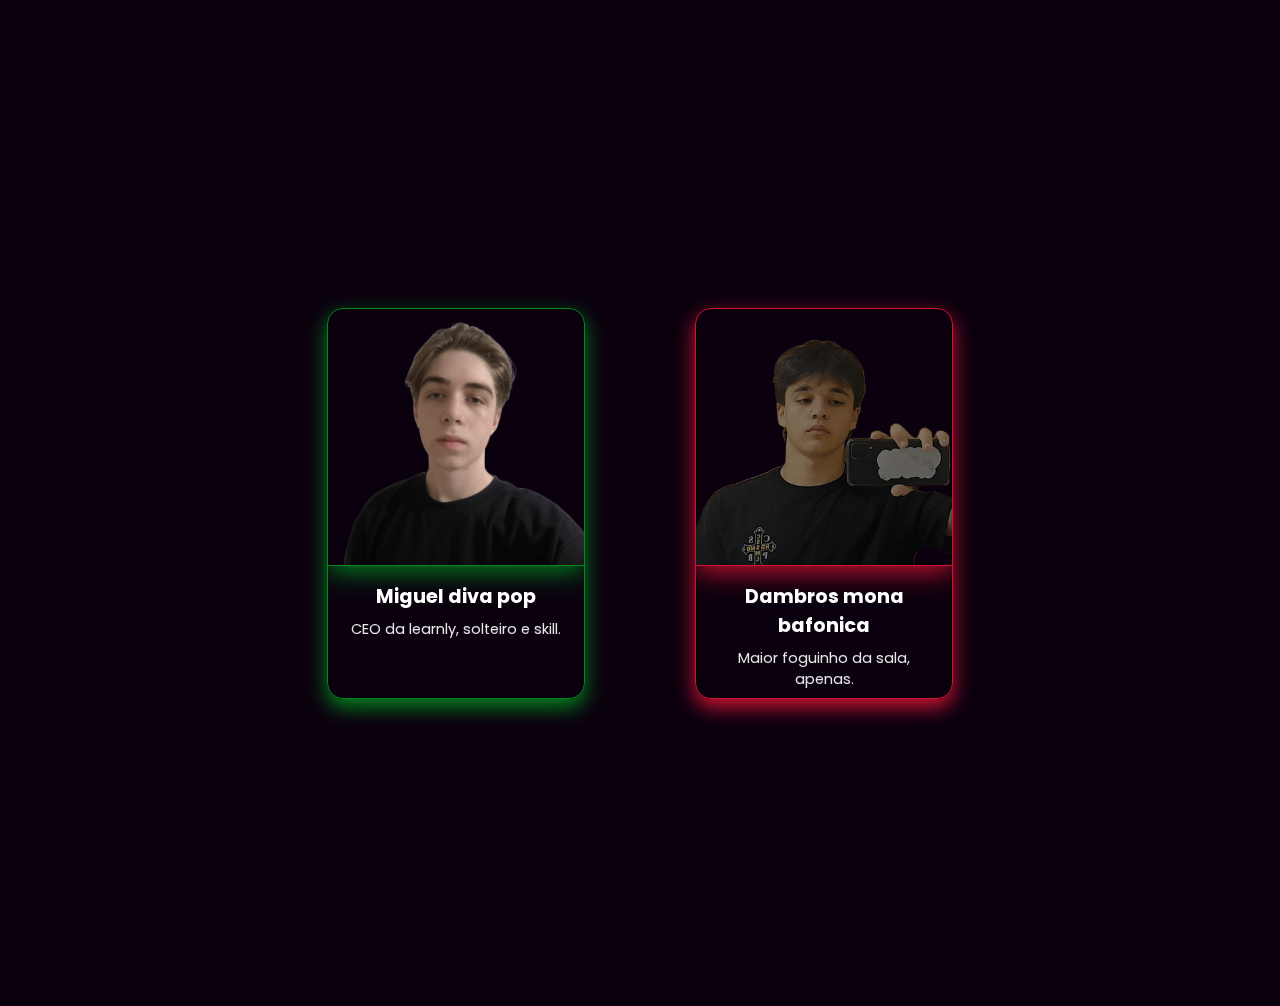
<file: projeto/escolher/index.html>
<!DOCTYPE html>
<html lang="pt-br">
<head>
    <meta charset="UTF-8">
    <meta name="viewport" content="width=device-width, initial-scale=1.0">
    <title>Escolha seu Portifólio</title>
    <link rel="stylesheet" href="escolher.css">
</head>
<body>

<div class="container">
 <div class="video-fundo">
  <iframe 
    src="https://www.youtube.com/embed/yJ6Lbsmb1lY?autoplay=1&mute=1&loop=1&playlist=yJ6Lbsmb1lY&controls=0&showinfo=0&modestbranding=1"
    frameborder="0"
    allow="autoplay; fullscreen"
    allowfullscreen>
  </iframe>
</div>


  <div class="card" id="card-M">
    <img src="../img/miguelsla.png " alt="Foto de perfil">
    <div class="card-content">
      <h2>Miguel diva pop</h2>
      <p id="info-princ">CEO da learnly, solteiro e skill.</p><br>
      <div class="extra-info">
        <p><strong class="tit-M">Nome completo:</strong> Miguel Pieri Helmann</p>
        <p><strong class="tit-M">Cargos:</strong> CEO da learny e Cofundador da Crie-se</p>
        <p><strong class="tit-M">E-mail:</strong> miguelpierihelmann@email.com</p>
        <a href="../inicio/portifoliomiguel.html" class="btn" id="btn-M">Ver Portifólio</a>
      </div>
    </div>
  </div>

  
  <div class="card" id="card-G">
    <img src="../img/guguu.png" alt="Foto de perfil">
    <div class="card-content">
      <h2>Dambros mona bafonica</h2>
      <p id="info-princ">Maior foguinho da sala, apenas.</p>
      <div class="extra-info">
        <p><strong class="tit-G">Nome completo:</strong> Gustavo Dambros Dias de Souza</p>
      <p><strong  class="tit-G">Cargos:</strong> Diretor da Locare e Cofundador da Crie-se</p>
        <p><strong  class="tit-G">E-mail:</strong> gustavodambros.19@gmail.com</p>
        <a href="../inicio/portifoliodambros.html" class="btn" id="btn-G">Ver Portifólio</a>
      </div>
    </div>
  </div>
</div>
</body>
</html>
</file>
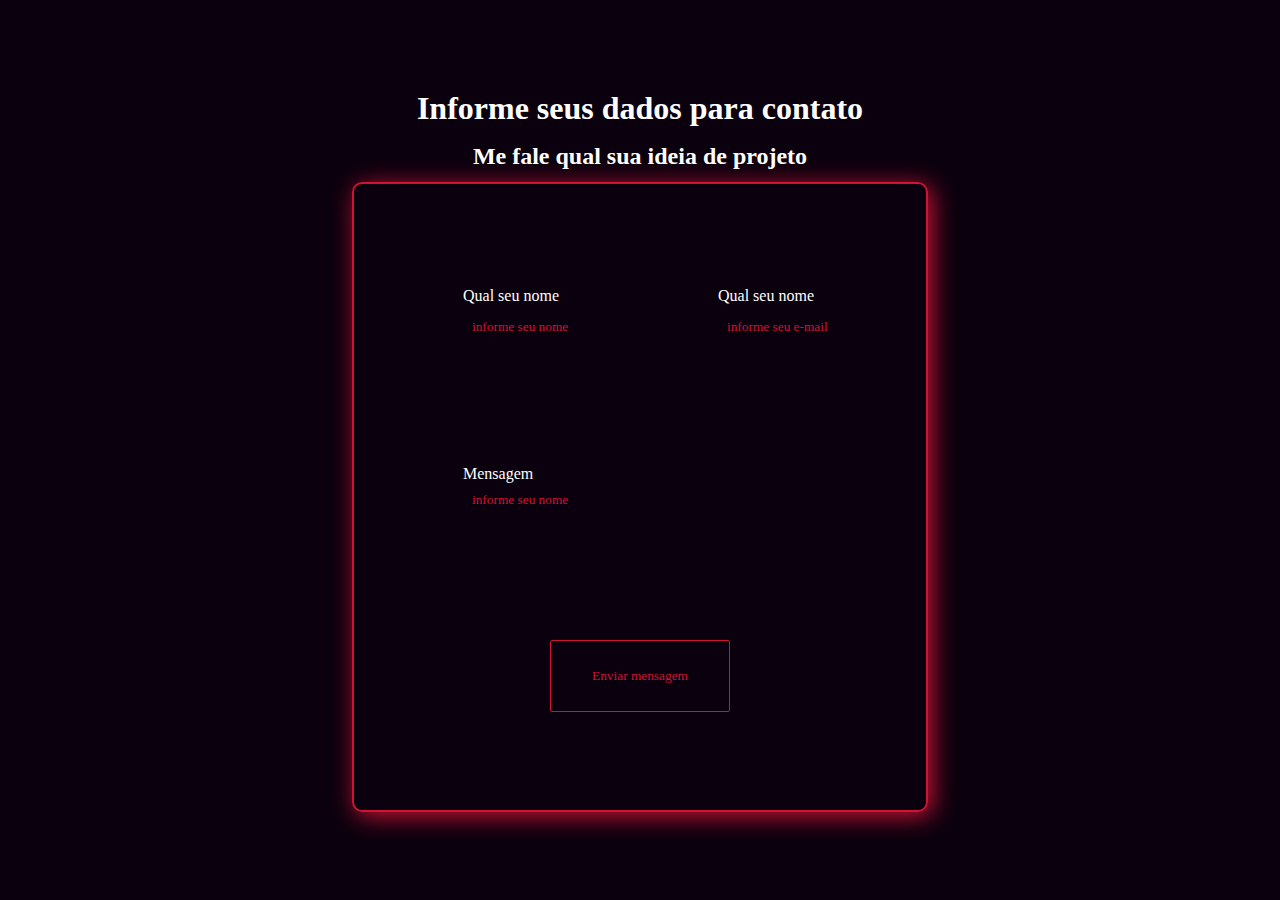
<file: projeto/formulario.html>
<!DOCTYPE html>
<html lang="en">
<head>
    <meta charset="UTF-8">
    <meta name="viewport" content="width=device-width, initial-scale=1.0">
    <title>Portifólio Duplo</title>
<link rel="stylesheet" href="formulario.css">
</head>
<body>
    <div class="container">
      <h1 class="titulo_form">Informe seus dados para contato</h1>  
      <h2 class="titulo_form">Me fale qual sua ideia de projeto</h2>
            <form class="formulario" action="">
<section class="dados">

<div class="input_texto" >
<label for="nome">Qual seu nome</label>
<input type="text" name="" id="nome" class="input_texto" placeholder="informe seu nome">
</div>

<div class="input_texto" >
<label for="e-mail">Qual seu nome</label>
<input type="email" name="" id="e-mail" class="input_texto" placeholder="informe seu e-mail">
</div>

</section>
      <section>         
<div class="input_texto" >
                <label for="mensagem">Mensagem</label>
                <textarea class="input_texto" placeholder="informe seu nome" name="Mensagem" id="mensagem"></textarea>
            </div>
        </section>
        <section class="button-submit">
        <button type="submit" class="enviar">Enviar mensagem</button>  </section>
            </form>
    </div>
</body>
</html>
</file>
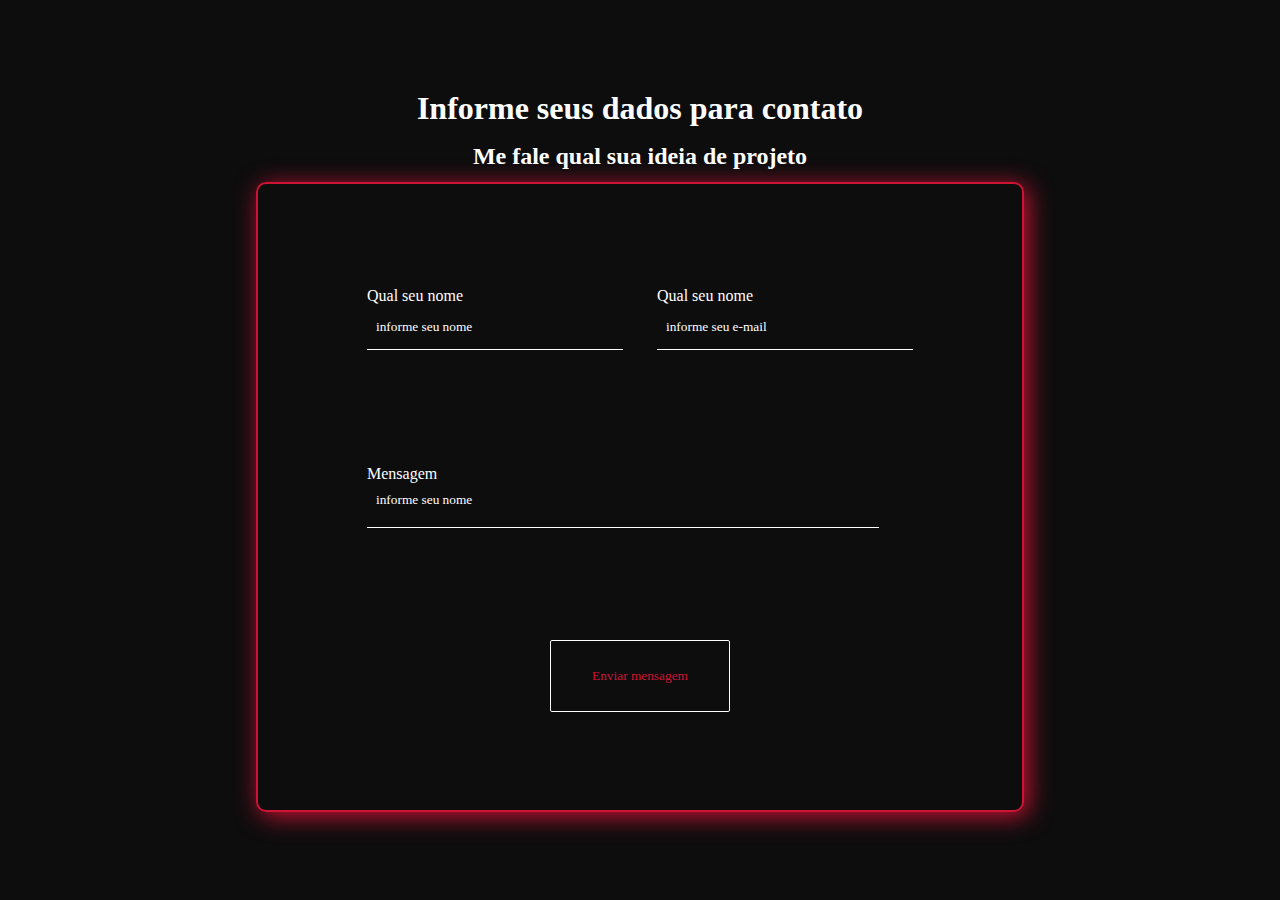
<file: projeto/portifolio.html>
<!DOCTYPE html>
<html lang="en">
<head>
    <meta charset="UTF-8">
    <meta name="viewport" content="width=device-width, initial-scale=1.0">
    <title>Portifólio Duplo</title>
<link rel="stylesheet" href="portifolio.css">
</head>
<body>
    <div class="container">
      <h1 class="titulo_form">Informe seus dados para contato</h1>  
      <h2 class="titulo_form">Me fale qual sua ideia de projeto</h2>
            <form class="formulario" action="">
<section class="dados">

<div class="input_texto" >
<label for="nome">Qual seu nome</label>
<input type="text" name="" id="nome" class="input_texto" placeholder="informe seu nome">
</div>

<div class="input_texto" >
<label for="e-mail">Qual seu nome</label>
<input type="email" name="" id="e-mail" class="input_texto" placeholder="informe seu e-mail">
</div>

</section>
      <section>         
<div class="input_texto" >
                <label for="mensagem">Mensagem</label>
                <textarea class="input_texto" placeholder="informe seu nome" name="Mensagem" id="mensagem"></textarea>
            </div>
        </section>
        <section class="button-submit">
        <button type="submit" class="enviar">Enviar mensagem</button>  </section>
            </form>
    </div>
</body>
</html>
</file>
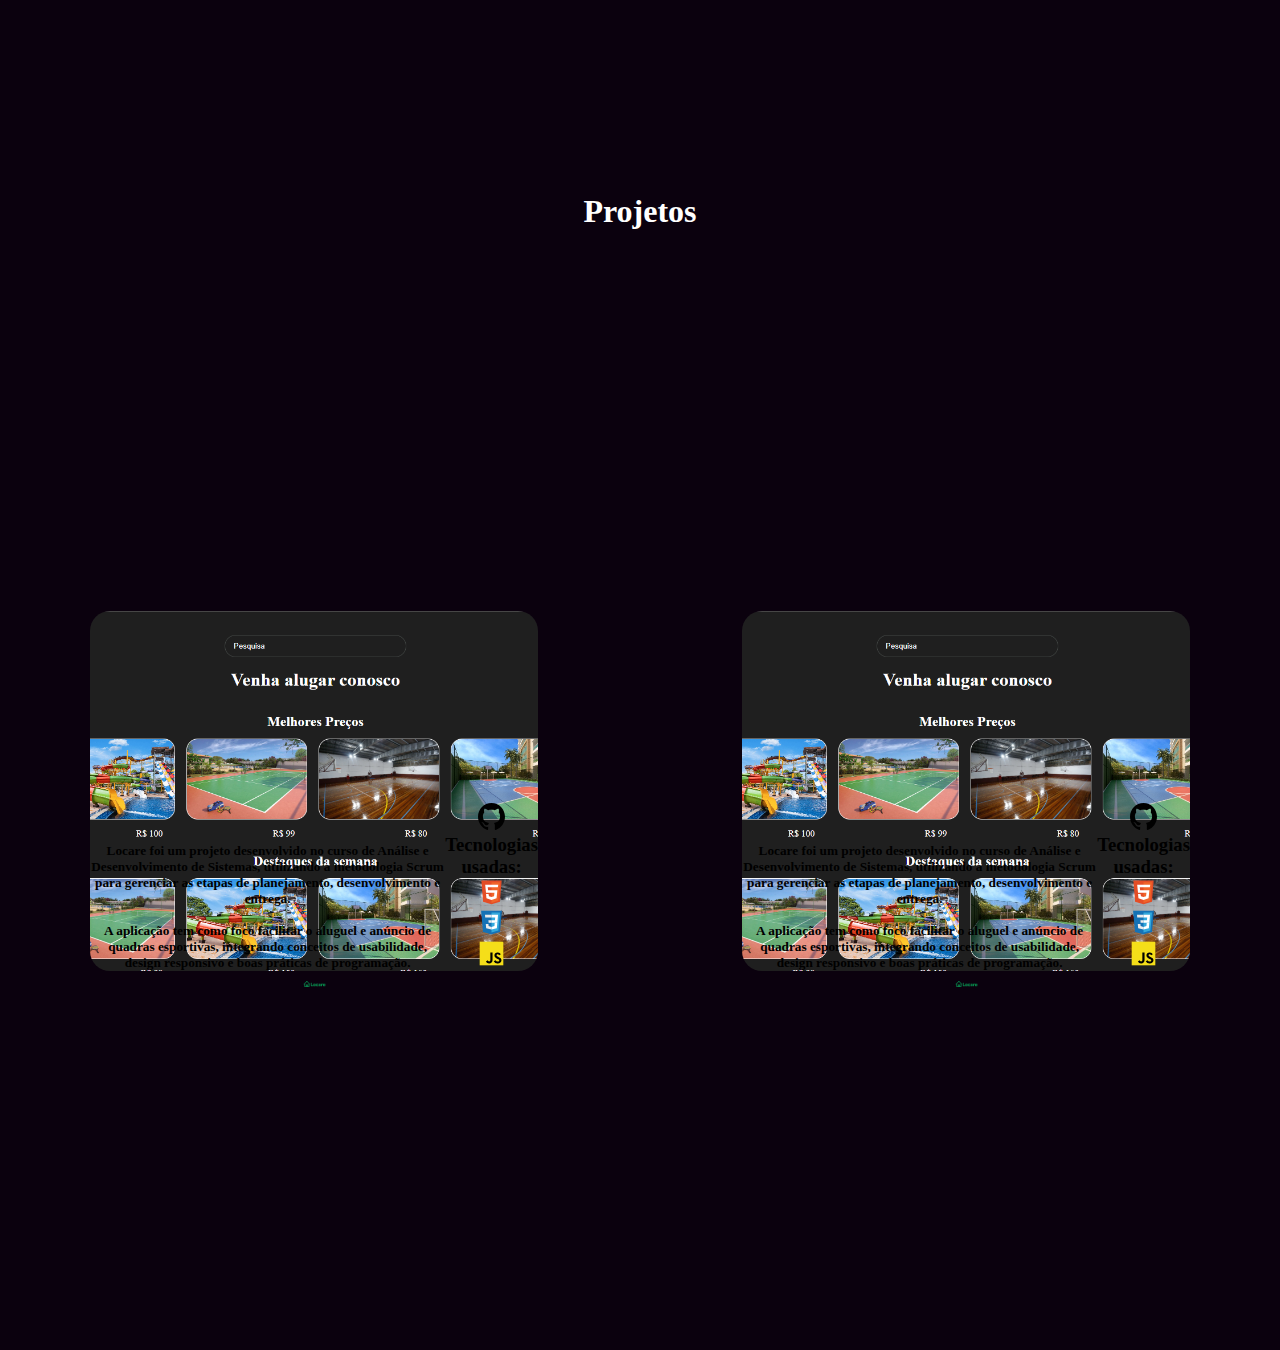
<file: projeto/projeto.html>
<!DOCTYPE html>
<html lang="en">
<head>
    <meta charset="UTF-8">
    <meta name="viewport" content="width=device-width, initial-scale=1.0">
    <title>Projetos</title>
    <link rel="stylesheet" href="projeto.css">
</head>
<body>
    <div class="container">
            <h1 class="titulo">Projetos</h1>

<section class="carrosel">
      <div class="card-proj">
                <div class="info-proj"><h5>Locare foi um projeto desenvolvido no curso de Análise e Desenvolvimento de Sistemas, utilizando a metodologia Scrum para gerenciar as etapas de planejamento, desenvolvimento e entrega. <br><br>A aplicação tem como foco facilitar o aluguel e anúncio de quadras esportivas, integrando conceitos de usabilidade, design responsivo e boas práticas de programação.</h5>
                   <div class="container-icon">

                 
                    <div class="icon-proj">
                        <a href="https://github.com/Gustavo-dambros/Locare_Entrega_Final"><img src="img/github-142-svgrepo-com.svg" class="icon-proj" id="github-icon" alt=""></a></div>


                        
                    <h3 class="tec-proj">Tecnologias usadas:</h3>
                    <div class="icon-proj"><img src="img/html-5-svgrepo-com (1).svg" alt=""></div>
                   <div class="icon-proj"><img src="img/css-svgrepo-com.svg" alt=""></div>
                     <div class="icon-proj"><img src="img/js-official-svgrepo-com.svg" alt=""></div>
                     </div>
                </div>
                <div class="img-proj">
                    <img src="img/Logo-removebg-preview.png" alt="Projeto 1">
                </div>
        </div>

         <div class="card-proj">
                <div class="info-proj"><h5>Locare foi um projeto desenvolvido no curso de Análise e Desenvolvimento de Sistemas, utilizando a metodologia Scrum para gerenciar as etapas de planejamento, desenvolvimento e entrega. <br><br>A aplicação tem como foco facilitar o aluguel e anúncio de quadras esportivas, integrando conceitos de usabilidade, design responsivo e boas práticas de programação.</h5>
                   <div class="container-icon">

                 
                    <div class="icon-proj">
                        <a href="https://github.com/Gustavo-dambros/Locare_Entrega_Final"><img src="img/github-142-svgrepo-com.svg" class="icon-proj" id="github-icon" alt=""></a></div>


                        
                    <h3 class="tec-proj">Tecnologias usadas:</h3>
                    <div class="icon-proj"><img src="img/html-5-svgrepo-com (1).svg" alt=""></div>
                   <div class="icon-proj"><img src="img/css-svgrepo-com.svg" alt=""></div>
                     <div class="icon-proj"><img src="img/js-official-svgrepo-com.svg" alt=""></div>
                     </div>
                </div>
                <div class="img-proj">
                    <img src="img/Logo-removebg-preview.png" alt="Projeto 1">
                </div>
        </div>


</section>

    </div>
</body>
</html>
</file>
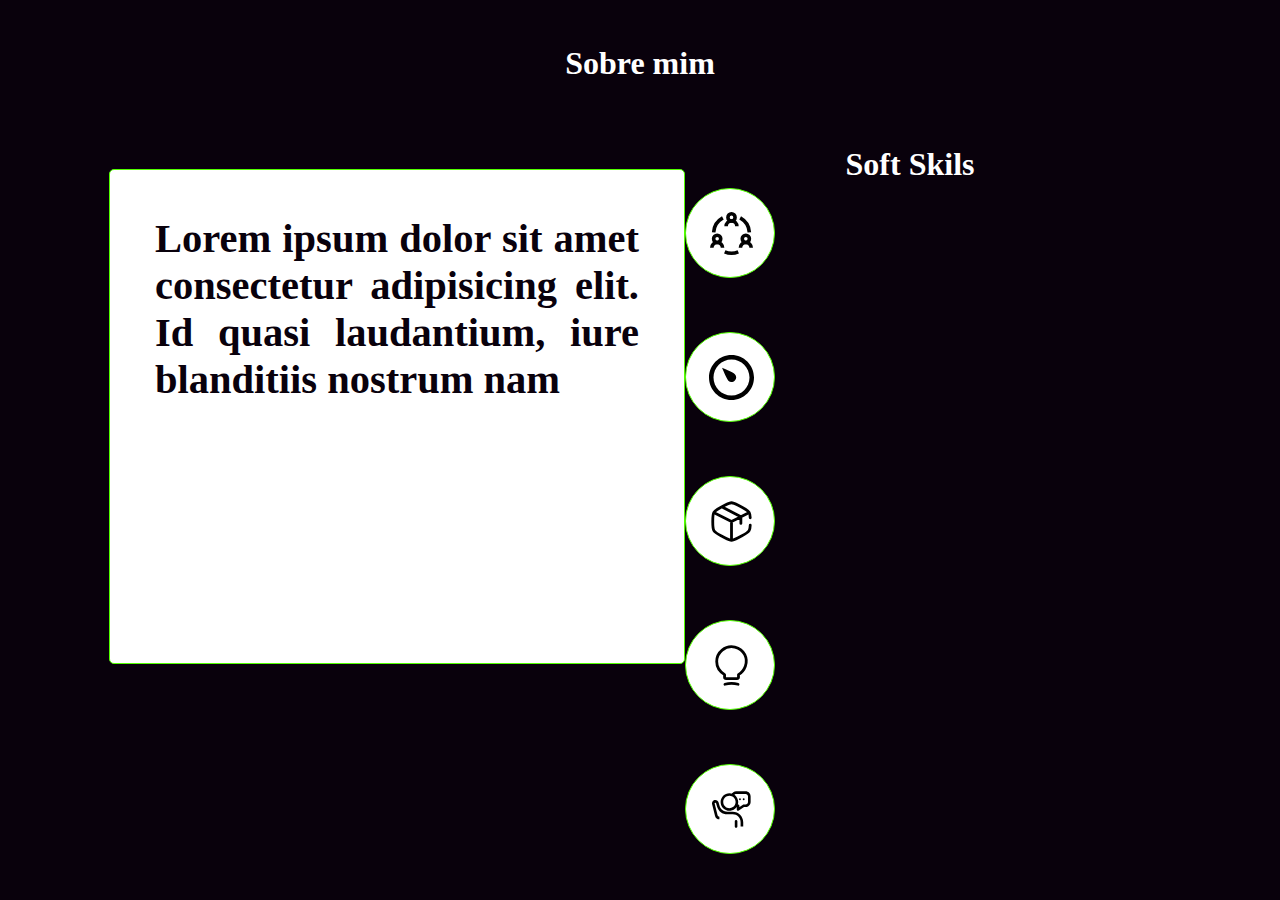
<file: projeto/sobre_mim.html>
<!DOCTYPE html>
<html lang="en">
<head>
    <meta charset="UTF-8">
    <meta name="viewport" content="width=device-width, initial-scale=1.0">
    <title>Document</title>
    <link rel="stylesheet" href="sobre_mim.css">
</head>
<body>
   <div class="container">
    <section class="titulo">
        <h1>Sobre mim</h1>
    </section>
    <section class="conteudo">

   
    <section class="container-historia">
            <div class="historia"><h2>Lorem ipsum dolor sit amet consectetur adipisicing elit. Id quasi laudantium, iure blanditiis nostrum nam </h2></div>
    </section>
    <section class="container-skils">
            <div class="skils">

               <h1>
                Soft Skils
               </h1>
                <ul >
                    <section class="skil1"
                    >
                    <div class="espaco"></div>
                    <div class="imagem-skil"><img src="team-group-svgrepo-com.svg" alt=""></div>
                    <ol class="skil">trabalho em equipe</ol>
                </section>
                
                     <section class="skil2">
                         <div class="espaco"></div>
                     <div class="imagem-skil"><img src="speed-svgrepo-com.svg" alt=""></div>
                     <ol class="skil">Aprendiz rápido</ol>
                </section>
                
                   <section class="skil3"> <div class="espaco"></div>
                     <div class="imagem-skil"><img src="box-svgrepo-com.svg" alt=""></div>
                     <ol class="skil">Organização</ol>
                </section>
                
                   <section class="skil4">
                      <div class="espaco"></div>
                      <div class="imagem-skil"><img src="lamp-on-svgrepo-com.svg" alt=""></div>
                      <ol class="skil">Proatividade</ol>
                </section>
                
                   <section class="skil5">  
                    <div class="espaco"></div>
                    <div class="imagem-skil"><img src="chat-communication-conversation-svgrepo-com.svg" alt=""></div>
                    <ol class="skil">Comunicativo</ol>
                     </ul>
                </section>
                  
               
            </div>
</section>
   
</div>
</body>
</html>
</file>
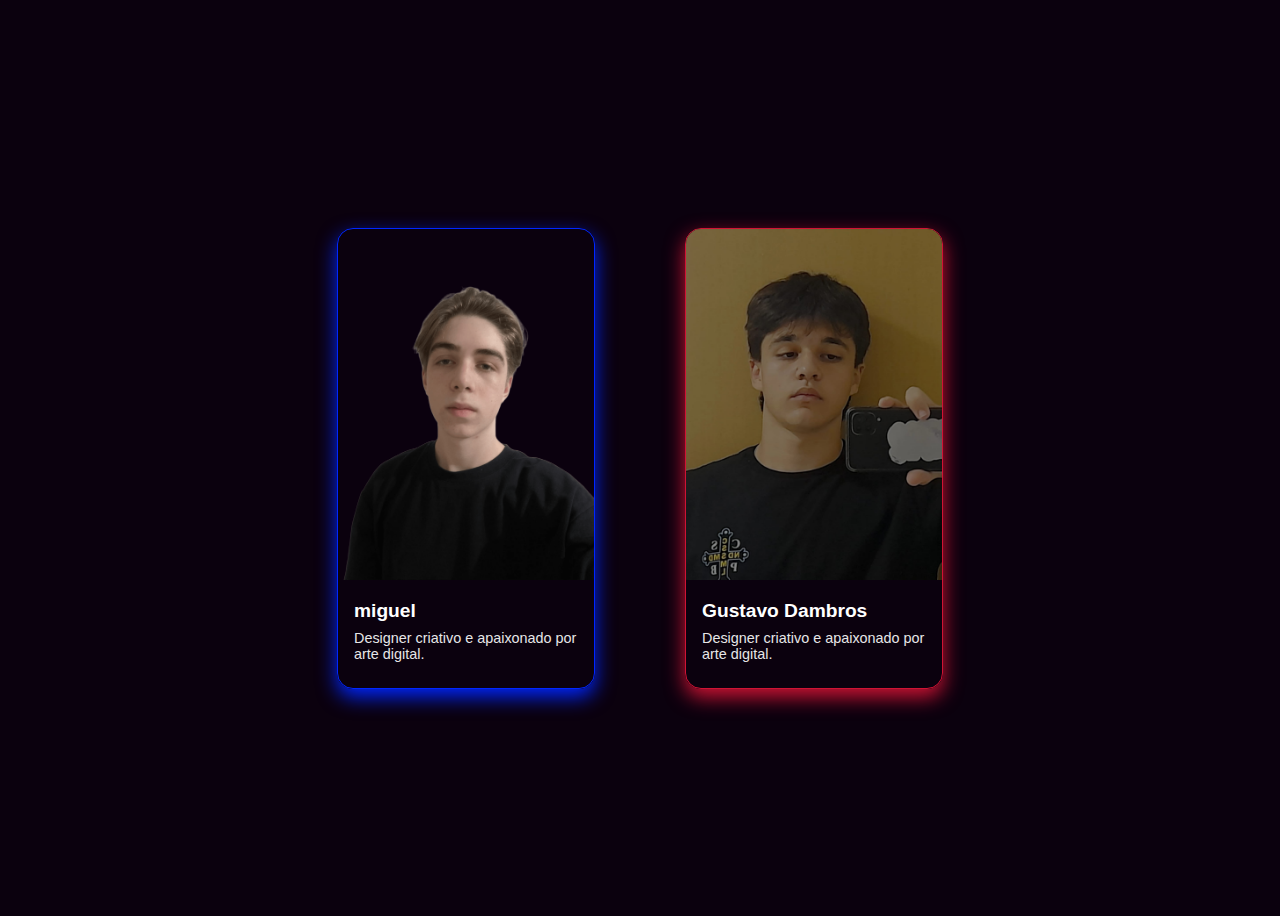
<file: projeto/teste.html>
<!DOCTYPE html>
<html lang="pt-BR">
<head>
<meta charset="UTF-8">
<meta name="viewport" content="width=device-width, initial-scale=1.0">
<title>Cartão com Expansão</title>
<style>
  :root {
    /* Variáveis de Cores */
    --cor-fundo: hsl(284, 85%, 3%); /* Fundo escuro */
    --cor-principal-G: #cf1334; /* Vermelho forte para Gustavo */
    --cor-principal-M: #0026ff; /* Azul forte para Miguel */
    --cor-secundaria: #ffffff; /* Branco para texto */
    --cor-texto: #09010c; /* Não está sendo usada, mas mantida */

    /* Variáveis de Dimensões Comuns */
    --tamanho-perfil: 300px;
}

  body {
    background: var(--cor-fundo);
    display: flex;
    justify-content: center;
    align-items: center;
    height: 100vh;
    font-family: Arial, sans-serif;
  }

  .card {
    width: 20vw;
    height: 51vh;
    background: transparent;
    border-radius: 16px;
    overflow: hidden;
   
    color: var(--cor-secundaria);
    transition: all 0.4s ease;
    cursor: pointer;
    margin: 5vh;
  }

   #card-M{
    border: 1px solid var(--cor-principal-M);
    box-shadow: 0 8px 20px var(--cor-principal-M);
  }
  #card-G{
    border: 1px solid var(--cor-principal-G);
    box-shadow: 0 8px 20px var(--cor-principal-G);
  }



  .card:hover {
    height: 65vh;
    box-shadow: 0 10px 25px rgba(0,0,0,0.6);
  }

  .card img {
    width: 100%;
    height: 39vh;
    object-fit: cover;
    transition: all 0.4s ease;
  }

  .card-content {
    padding: 16px;
    transition: max-height 0.5s ease;
    overflow: hidden;
    max-height: 100px;
  }

  .card:hover .card-content {
    max-height: 400px; /* Expande ao hover */
  }

  .card h2 {
    font-size: 1.2em;
    margin: 0;
  }

  .card p {
    font-size: 0.9em;
    margin: 8px 0;
    opacity: 0.9;
  }

  .extra-info {
    margin-top: 1vh;
    opacity: 0;
    transition: opacity 0.5s ease;
  }

  .card:hover .extra-info {
    opacity: 1;
  }

  .btn {
    display: inline-block;
    margin-top: 12px;
    padding: 10px 16px;
    background: var(--cor-principal-G);
    color: #fff;
    text-decoration: none;
    border-radius: 8px;
    transition: background 0.3s ease;
  }

 

  #btn-M{
    background-color: var(--cor-principal-M);
  }
  #btn-M:hover{
    background-color:#001dc2;
  }

  
  #btn-G{
    background-color: var(--cor-principal-G);
  }
  #btn-G:hover{
    background-color:#aa102c;
  }

  @media{

  }

</style>
</head>
<body>

  <div class="card" id="card-M">
    <img src="img/miguel.png " alt="Foto de perfil">
    <div class="card-content">
      <h2>miguel</h2>
      <p>Designer criativo e apaixonado por arte digital.</p>
      <div class="extra-info">
        <p><strong>Nome completo:</strong> João da Silva Santos</p>
        <p><strong>Endereço:</strong> Rua das Flores, 123 - São Paulo</p>
        <p><strong>E-mail:</strong> joao.silva@email.com</p>
        <a href="#" class="btn" id="btn-M">Entrar em contato</a>
      </div>
    </div>
  </div>

  
  <div class="card" id="card-G">
    <img src="img/perfil-G.jpg" alt="Foto de perfil">
    <div class="card-content">
      <h2>Gustavo Dambros</h2>
      <p>Designer criativo e apaixonado por arte digital.</p>
      <div class="extra-info">
        <p><strong>Nome completo:</strong> João da Silva Santos</p>
        <p><strong>Endereço:</strong> Rua das Flores, 123 - São Paulo</p>
        <p><strong>E-mail:</strong> joao.silva@email.com</p>
        <a href="#" class="btn" id="btn-G">Entrar em contato</a>
      </div>
    </div>
  </div>

</body>
</html>
</file>
<file: projeto/escolher/escolher.css>
@import url("https://fonts.googleapis.com/css2?family=Inter:ital,opsz,wght@0,14..32,100..900;1,14..32,100..900&family=Montserrat:ital,wght@0,100..900;1,100..900&family=Poppins:ital,wght@0,100;0,200;0,300;0,400;0,500;0,600;0,700;0,800;0,900;1,100;1,200;1,300;1,400;1,500;1,600;1,700;1,800;1,900&display=swap");


:root {
  --cor-fundo: hsl(284, 85%, 3%);
  --cor-principal-G: #cf1334;
  --cor-principal-M: #008521;
  --cor-secundaria: #ffffff;
  --cor-texto: #09010c;
  --tamanho-perfil: 300px;
}

html {
    margin: 0;
    padding: 0;
  box-sizing: border-box;
  font-size: 100%;
  scroll-behavior: smooth;
  font-family: "Poppins", sans-serif;
}

body {
  background: var(--cor-fundo);
  display: flex;
  justify-content: center;
  align-items: center;
  min-height: 100vh;
  overflow-x: hidden;
}

video {
  position: fixed;
  top: 50%;
  left: 50%;
  min-width: 100%;
  min-height: 100%;
  width: auto;
  height: auto;
  z-index: -1;
  transform: translate(-50%, -50%);
  object-fit: cover;
  opacity: 0.4;
}

.video-fundo {
  position: fixed;
  top: 0;
  left: 0;
  width: 100%;
  height: 100%;
  z-index: -1;
  overflow: hidden;
  opacity:0.3;
}
.video-fundo iframe {
  position: absolute;
  top: 50%;
  left: 50%;
  width: 120vw;   /* leve oversize pra cobrir bordas pretas */
  height: 120vh;
  transform: translate(-50%, -50%);
  pointer-events: none; /* impede cliques no vídeo */
}


.container {
  min-height: 110vh;
  width: 100%;
  max-width: 1600px;
  display: flex;
  flex-wrap: wrap;
  z-index: 1;
  align-items: center;
  justify-content: center;
  gap: 20px;
  background-color: var(--cor-fundo);
  text-align: center;
  padding: 10vh 5vw;
  box-sizing: border-box;
}

/* CARD */
.card {
  width: 20vw;
  max-width: 400px;
  background: transparent;
  border-radius: 16px;
  overflow: hidden;
  color: var(--cor-secundaria);
  cursor: pointer;
  display: flex;
  flex-direction: column;
  margin: 5vh;
  transition: transform 0.3s ease, box-shadow 0.3s ease;
}

.card img {
  width: 100%;
  height: 40%;
  object-fit: cover;
  transition: all 0.4s ease;
  border-bottom: 1px solid transparent;
}

.card-content {
  padding: 16px;
  overflow: hidden;
  max-height: 100px;
  transition: max-height 0.5s ease;
}

.extra-info {
  margin-top: 1vh;
  opacity: 0;
  transition: opacity 0.5s ease;
}

.card:hover {
  transform: scale(1.05);
  box-shadow: 0 10px 25px rgba(0, 0, 0, 0.6);
}

.card:hover .card-content {
  max-height: 500px; /* Conteúdo extra aparece */
}

.card:hover .extra-info {
  opacity: 1;
}

/* CORES ESPECÍFICAS */
#card-M {
  border: 1px solid var(--cor-principal-M);
  box-shadow: 0 8px 20px var(--cor-principal-M);
}

#card-M img {

  border-bottom: 1px solid var(--cor-principal-M);
  box-shadow: 0 5px 25px var(--cor-principal-M);
}

#card-G {
  border: 1px solid var(--cor-principal-G);
  box-shadow: 0 8px 20px var(--cor-principal-G);
}

#card-G img {
  border-bottom: 1px solid var(--cor-principal-G);
  box-shadow: 0 5px 25px var(--cor-principal-G);
}

/* TITULOS */
.card h2 {
  font-size: 1.2em;
  margin: 0;
}

.card p {
  font-size: 0.9em;
  margin: 8px 0;
  opacity: 0.9;
}

.card #info-princ {

  margin-bottom: 5vh;
}

/* BOTÕES */
.btn {
  display: inline-block;
  margin-top: 12px;
  padding: 10px 16px;
  color: #fff;
  text-decoration: none;
  border-radius: 8px;
  transition: background 0.3s ease, transform 0.3s ease;
}

#btn-M {
  background-color: var(--cor-principal-M);
}

#btn-M:hover {
  background-color: #008521;
  transform: scale(1.1);
}

#btn-G {
  background-color: var(--cor-principal-G);
}

#btn-G:hover {
  background-color: #aa102c;
  transform: scale(1.1);
}

/* TITULOS COLORIDOS */
.tit-M {
  color: var(--cor-principal-M);
}

.tit-M:hover {
  color: #008521;
  font-size: 1.1em;
  transition: color 0.2s, font-size 0.2s;
}

.tit-G {
  color: var(--cor-principal-G);
}

.tit-G:hover {
  color: #e02d4e;
  font-size: 1em;
  transition: color 0.2s, font-size 0.2s;
}

/* TABLETS */
@media (max-width: 1024px) {
  .container {
    gap: 40px;
    padding: 8vh 4vw;
  }

  .card {
    flex: 1 1 45%;
    max-width: 45%;
  }
}

/* CELULARES */
@media (max-width: 768px) {
  .container {
    flex-direction: column;
    gap: 40px;
    padding-top: 10vh;
  }

  .card {
    width: 90%;
    height: auto;
    aspect-ratio: 3 / 4;
  }

  .extra-info {
    opacity: 1;
  }

  .card-content {
    padding: 12px;
  }

  .btn {
    padding: 8px 14px;
    font-size: 0.9em;
  }

  h2 {
    font-size: 1em;
  }

  p {
    font-size: 0.85em;
  }
}
</file>
<file: projeto/formulario.css>
:root{
    --cor-fundo: hsl(284, 85%, 3%);;
    --cor-principal: #cf1334;
    --cor-secundaria: #ffffff;
    --cor-texto: #09010c;
}




* {
    box-sizing: border-box;
    margin: 0;
    padding: 0;
    color: var(--cor-secundaria);
    font-family: Georgia, 'Times New Roman', Times, serif;
}


.container{
    height: 100vh;
    width: 100vw;
    
    flex-wrap: wrap;
    gap: 20px;
    background-color:var(--cor-fundo);
    text-align: center;
    justify-content: center;
    align-items: center;
    flex-direction: column;
    padding: 10vh;
}
/*titulo do form*/
.titulo_form{
    cursor: pointer;
    margin-bottom: 1ch;
}
.titulo_form:hover{
    color: var(--cor-principal);
    transition: 0.5s;
}



/*Organização do formulario*/

.formulario{
    width: 45vw;
    height: 70vh;
    background-color: transparent;
    border-radius: 10px;
    border: 2px solid var(--cor-principal);
    box-shadow: 4px 4px 25px var(--cor-principal);
    padding: 5vh;
    display: flex;
    flex-direction: column;
     margin: auto;
}


section{
    width: 100%;
    height: 10%;
    display: flex;
    align-items: center;
    justify-content: space-between;
    background-color: transparent;
    flex-direction: row;
    margin: auto;
    padding-left:5vw ;
    padding-right:5vw ;
}

.button-submit{
    align-items: center;
    justify-content: center;
}
/*Estilo do input type text*/


input, textarea{
    background-color: transparent;
    height: 5vh;
    width: 15vw;
    padding:1vh;
    margin-right: 5vh;
    white-space: pre-wrap;
    word-wrap: break-word;
    overflow-wrap: break-word;
    resize: none;
    overflow-y: auto;
}

#mensagem{
    width: 30vw;
}



label{
    display: flex;}

 .input_texto input, .input_texto textarea{
    display: flex;
    flex-direction: column;
    justify-content: center;
    align-items: flex-start;  
    border: none;
    border-bottom: 1px var(--cor-secundaria);
    outline: none;
}

.dados{
    display: flex;
    justify-content: space-between;
    gap: 2vh;
}

/*Animação quando em foco*/
.input_texto input:focus, .input_texto textarea:focus{
    border: none;
    border-bottom: 1px solid var(--cor-principal);
    outline: none;
    transition: 0.3s;
}


input::placeholder, textarea::placeholder{
    color: var(--cor-principal);
}

input:focus::placeholder{
    color: var(--cor-principal);
    transition:0.3s;
}




/* Estilo da barra de rolagem */
::-webkit-scrollbar {
    width: 7px;
    
}
/*fundo da barra*/
::-webkit-scrollbar-track {
    background-color:#303033;
    border-radius:100px ;
    margin: 5px;
}
/*bolinha da barra*/
::-webkit-scrollbar-thumb {
    background-color: var(--cor-principal);
    height: 7px;
    border-radius: 100px;
}

/*Estilo do botão*/
.enviar{
       height: 8vh;
    width: 20vh;
    background-color: transparent;
    color: var(--cor-principal);
    border: 1px solid var(--cor-principal);
    border-radius: 2px;
}
.enviar:hover{
    border-radius: 10px;
    background-color: var(--cor-principal);
    color:var(--cor-secundaria);
    cursor: pointer;
    transition: 0.5s;
}


/*Responsividade*/

@media (max-width: 768px){
    .container{
        padding:5vh
    }
    section{
        flex-direction: column;
        height: auto;
    }
    .formulario{
        width: 80vw;
        height: 60vh;
        padding: 2vh;
    }
    input, textarea{
        width: 50vw;
        height: 6vh;
        margin-bottom: 2vh;
    }
    #mensagem{
        width:50vw;
    }
}
</file>
<file: projeto/portifolio.css>
* {
    box-sizing: border-box;
    margin: 0;
    padding: 0;
    color: white;
    font-family: Georgia, 'Times New Roman', Times, serif;
}


.container{
    height: 100vh;
    width: 100vw;
    
    flex-wrap: wrap;
    gap: 20px;
    background-color:#0d0d0e;
    text-align: center;
    justify-content: center;
    align-items: center;
    flex-direction: column;
    padding: 10vh;
}
/*titulo do form*/
.titulo_form{
    cursor: pointer;
    margin-bottom: 1ch;
}
.titulo_form:hover{
    color: #cf1334;
    transition: 0.5s;
}



/*Organização do formulario*/

.formulario{
    width: 60vw;
    height: 70vh;
    background-color: transparent;
    border-radius: 10px;
    border: 2px solid #cf1334;
    box-shadow: 4px 4px 25px #cf1334;
    padding: 5vh;
    display: flex;
    flex-direction: column;
     margin: auto;
}


section{
    width: 100%;
    height: 10%;
    display: flex;
    align-items: center;
    justify-content: space-between;
    background-color: transparent;
    flex-direction: row;
    margin: auto;
    padding-left:5vw ;
    padding-right:5vw ;
}

.button-submit{
    align-items: center;
    justify-content: center;
}
/*Estilo do input type text*/


input, textarea{
    background-color: transparent;
    height: 5vh;
    width: 20vw;
    padding:1vh;
    white-space: pre-wrap;
    word-wrap: break-word;
    overflow-wrap: break-word;
    resize: none;
    overflow-y: auto;
}



label{
    display: flex;}

 .input_texto input, .input_texto textarea{
    display: flex;
    flex-direction: column;
    justify-content: center;
    align-items: flex-start;  
    border: none;
    border-bottom: 1px solid white;
    outline: none;
}

/*Animação quando em foco*/
.input_texto input:focus, .input_texto textarea:focus{
    border: none;
    border-bottom: 1px solid #cf1334;
    outline: none;
    transition: 0.3s;
}


input::placeholder, textarea::placeholder{
    color: #ffffff;
}

input:focus::placeholder{
    color: #cf1334;
    transition:0.3s;
}



#mensagem{
    width: 40vw;
}

/* Estilo da barra de rolagem */
::-webkit-scrollbar {
    width: 7px;
    
}
/*fundo da barra*/
::-webkit-scrollbar-track {
    background-color:#303033;
    border-radius:100px ;
    margin: 5px;
}
/*bolinha da barra*/
::-webkit-scrollbar-thumb {
    background-color: #cf1334;
    height: 7px;
    border-radius: 100px;
}

/*Estilo do botão*/
.enviar{
       height: 8vh;
    width: 20vh;
    background-color: transparent;
    color: #cf1334;
    border: 1px solid white;
    border-radius: 2px;
}
.enviar:hover{
    border-radius: 10px;
    background-color: #cf1334;
    color: white;
    cursor: pointer;
    transition: 0.5s;
}


/*Responsividade*/

@media (max-width: 768px){
    .container{
        padding:5vh
    }
    section{
        flex-direction: column;
        height: auto;
    }
    .formulario{
        width: 80vw;
        height: 60vh;
        padding: 2vh;
    }
    input, textarea{
        width: 50vw;
        height: 6vh;
        margin-bottom: 2vh;
    }
    #mensagem{
        width:50vw;
    }
}
</file>
<file: projeto/projeto.css>
:root{
    --cor-fundo: hsl(284, 85%, 3%);;
    --cor-principal: #cf1334;
    --cor-secundaria: #ffffff;
    --cor-texto: #09010c;
}

* {
    box-sizing: border-box;
    margin: 0;
    padding: 0;
    font-family: Georgia, 'Times New Roman', Times, serif;
}

.container{
    height: 150vh;
    width: 100vw;
    display: flex;
    flex-wrap: wrap;
    gap: 20px;
    background-color:var(--cor-fundo);
    text-align: center;
    justify-content: center;
    align-items: center;
    padding: 10vh;
}

.carrosel{
    display: flex;
    align-items:center;
    justify-content:space-between;
    height: 60%;
    width: 100%;
}


.titulo{
    color:var(--cor-secundaria)
}
.titulo:hover{
    transition: 0.5s;
    transform: scale(1.1);
    text-decoration: underline;
    color: var(--cor-principal);
}

/*container do projeto*/

.projeto{
    height: 40vh;
    width: 35vw;
    margin: 1vw;
    border-radius: 20px;
   border: 1px solid var(--cor-secundaria);
   background-color: aqua;
}


/*informações sobre o projeto*/

.info-proj{
    height: 40vh;
    width: 35vw;
    border-radius: 20px;
    
    display: flex;
    align-items: flex-end;
    opacity: 1;
     background-size:cover;
    background-repeat:no-repeat;
    background-position: center;
    background-image: url(img/locare.png);
}

.info-proj:hover{
    
    transform: translateX(40vh);
    transition: 0.5s;
}
/*Icones*/
.icons{
    display: flex;
}

/*estilo dos icones, tamanho e cores*/
.icon{
      width: 9vh;
    height: 9vh;
    border-radius: 100px;
    padding: 3vh;
    margin-left: 3vh;
    align-items: center;
    justify-content: center;
    background-color: var(--cor-secundaria);
    border-left: 2px solid var(--cor-principal);
    border-top: 2px solid var(--cor-principal);
    border-bottom: 2px solid var(--cor-principal);
     border-right: 2px solid var(--cor-principal);
    cursor: pointer;
    z-index: 2;
    transition: transform 0.3s ease;
}

img{
    height: 3vh;
    width: 3vh;
}
</file>
<file: projeto/sobre_mim.css>
:root{
    --cor-fundo: #09010c;;
    --cor-principal: #52ff00;
    --cor-secundaria: #ffffff;
    --cor-texto: #09010c;
}

* {
    box-sizing: border-box;
    margin: 0;
    padding: 0;
    
    font-family: Georgia, 'Times New Roman', Times, serif;
}

h1{
    color:var(--cor-secundaria)
}

    .container{
        height: 100vh;
        width: 100vw;
        padding: 5vh;
        background-color: var(--cor-fundo);
        text-align: center;
        align-items: center;
        justify-content: space-between;
       
    }

    .conteudo{
        align-items: center;
        justify-content: space-between;
        display:flex;
        padding: 5vw;
    }
   .container-historia{
    display:inline;
   }
    .container-historia p{
        font-size: 3vh;
        text-align: justify;
    }


    .container-skils{
        background-color: transparent;
        height: 60vh;
        width: 50vh;
        margin-right: 5vw;
    }

   
    .historia{
        color: var(--cor-fundo);
        background-color: var(--cor-secundaria);
        border: 1px solid var(--cor-principal);
        width: 45vw;
        height: 55vh;
        border-radius: 5px;
        padding: 5vh;
        font-size: 3vh;
        text-align: justify;
        bottom: 20px;
    }

    .historia-img{
        width: 100vh;
        height: 20vh;
        display: flex;
        flex-direction: initial;
        left: 10px;
        align-items:end;
        justify-content:flex-start;
        bottom: 0;
    }
    .historia-img img{
        display: flex;
        height: 20vh;
        width: 20vh;
    }

    .download-cv img{
        height: 4vh;
        width: 4vh;
        margin-left: 2vh;
    }
    .download-cv{
        align-items: center;
        justify-content: center;
        height: 8vh;
        width: 12vw;
        display: flex;
        background-color: var(--cor-secundaria);
        border: none;
        border-radius: 10px;
        padding: 1vh;
        font-size: 3vh;
        cursor: pointer;
        color: var(--cor-fundo);
        margin-top: 2vh;
    }   

    /*Hover botao de download do curriculo*/

    .download-cv:hover{
        background-color: transparent;
        color: var(--cor-principal);
        border: 1px solid var(--cor-principal);
        transform: scale(1.1);
        transition: all 0.3s ease;
    }

.skil{
    justify-content: center;
    align-items: center;
    padding-left: 60px;
    padding-top: 25px;
    opacity: 0;
    width: 50vh;
    height: 11vh;
    border-radius: 100px;
    transform: translateX(-30%);
    transition: all 0.4s ease;
    background-color: var(--cor-secundaria);
    color: var(--cor-fundo);
    border: 1px solid var(--cor-principal);
}
.skil1, .skil2, .skil3, .skil4, .skil5{
    display: flex;
    align-items: center;
    margin-bottom: 5vh;
}

img{
    height: 5vh;
    width: 5vh;
}

.imagem-skil{
    width: 10vh;
    height: 10vh;
    border-radius: 100px;
    padding: 2.5vh;
    align-items: center;
    justify-content: center;
    background-color: var(--cor-secundaria);
    border: 1px solid var(--cor-principal);
    cursor: pointer;
    z-index: 2;
    transition: transform 0.3s ease;
}

/* Faz o texto aparecer  */
.skil1:hover .skil,
.skil2:hover .skil,
.skil3:hover .skil,
.skil4:hover .skil,
.skil5:hover .skil {
    opacity: 1;
    transform: scale(1.1);
    transform: translateX(-25%);
}

/* Aumenta o tamanho da imagem */
.skil1:hover .imagem-skil,
.skil2:hover .imagem-skil,
.skil3:hover .imagem-skil,
.skil4:hover .imagem-skil,
.skil5:hover .imagem-skil {
    transform: scale(1.1);
}



@media (max-width: 768px) {
    .container {
        min-height: 100vh;
        width: 100vw;
        padding: 3vh;
        background-color: var(--cor-fundo);
        text-align: center;
        display: flex;
        flex-direction: column;
        align-items: center;
        justify-content: flex-start;
        box-sizing: border-box;
    }

    .conteudo {
        flex-direction: column;
        align-items: center;
        justify-content: flex-start;
        padding: 2vw;
        width: 100%;
        box-sizing: border-box;
    }

    .container-historia {
        
        width: 90vw;
        min-height: 30vh;
        max-width: 100%;
        margin-bottom: 2vh;
        border-radius: 8px;
        box-sizing: border-box;
    }
    .container-historia p {
        font-size: 2vh;
        font-style: normal;
        padding: 2vw;
    }

    .historia {
        width: 90vw;
        min-height: 30vh;
        font-size: 2.2vh;
        padding: 3vw;
        border-radius: 8px;
        margin-bottom: 2vh;
        box-sizing: border-box;
    }

    .container-skils {
        width: 95vw;
        min-height: 30vh;
        margin: 0 auto 2vh auto;
        display: flex;
        flex-direction: column;
        align-items: center;
        justify-content: flex-start;
        box-sizing: border-box;
    }

    .skil1, .skil2, .skil3, .skil4, .skil5 {
        flex-direction: row;
        width: 90vw;
        margin-bottom: 3vh;
        align-items: center;
        justify-content: flex-start;
        box-sizing: border-box;
    }

    .skil {
        width: 60vw;
        min-width: 120px;
        max-width: 80vw;
        height: 8vh;
        font-size: 2.2vh;
        padding: 1vh 2vw;
        border-radius: 40px;
        margin-left: 2vw;
        box-sizing: border-box;
        text-align: left;
    }

    .imagem-skil {
        width: 7vh;
        height: 7vh;
        padding: 1vh;
        border-radius: 50%;
        margin-right: 2vw;
        box-sizing: border-box;
    }

    .download-cv {
        width: 60vw;
        min-width: 120px;
        font-size: 2.2vh;
        padding: 1.5vh 2vw;
        margin-top: 3vh;
        border-radius: 8px;
        box-sizing: border-box;
    }

    img {
        height: 4vh;
        width: 4vh;
    }

    .espaco {
        width: 10vw;
        height: 3vh;
        background-color: transparent;
    }
}
</file>
